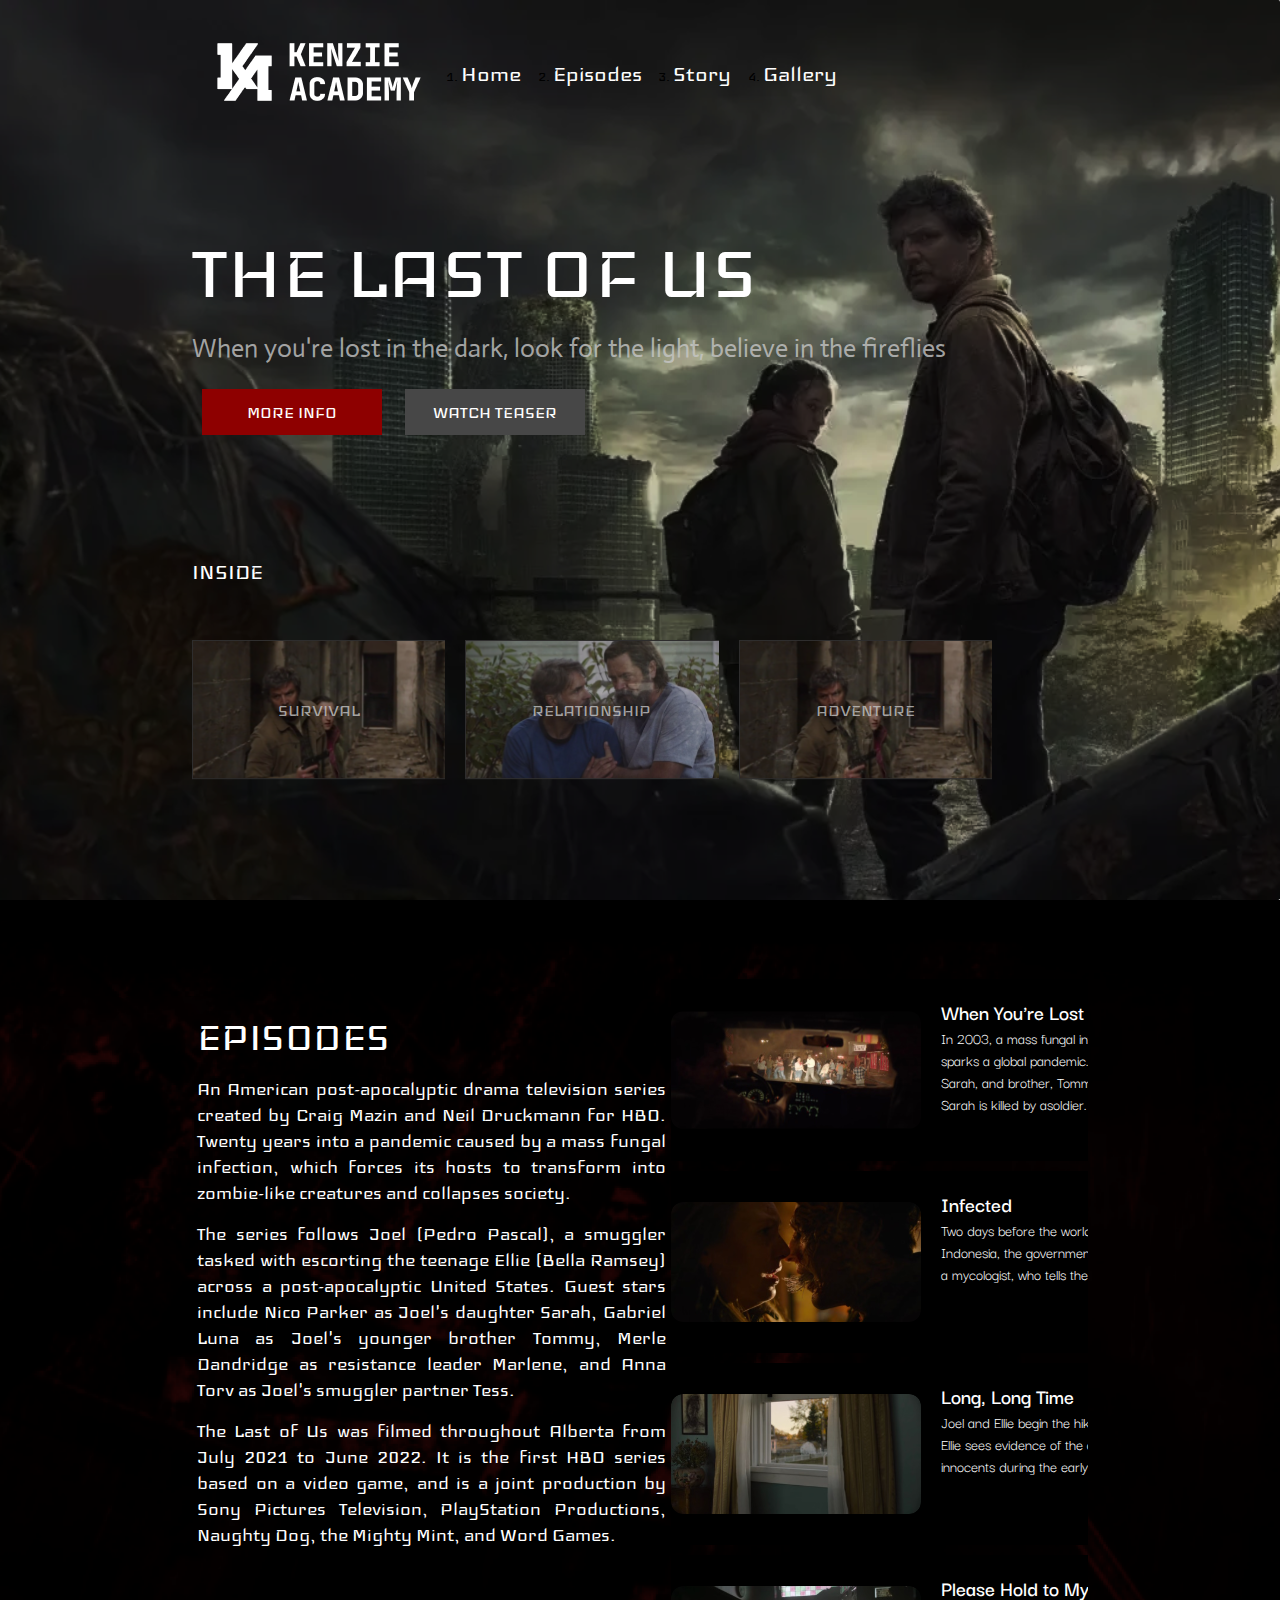
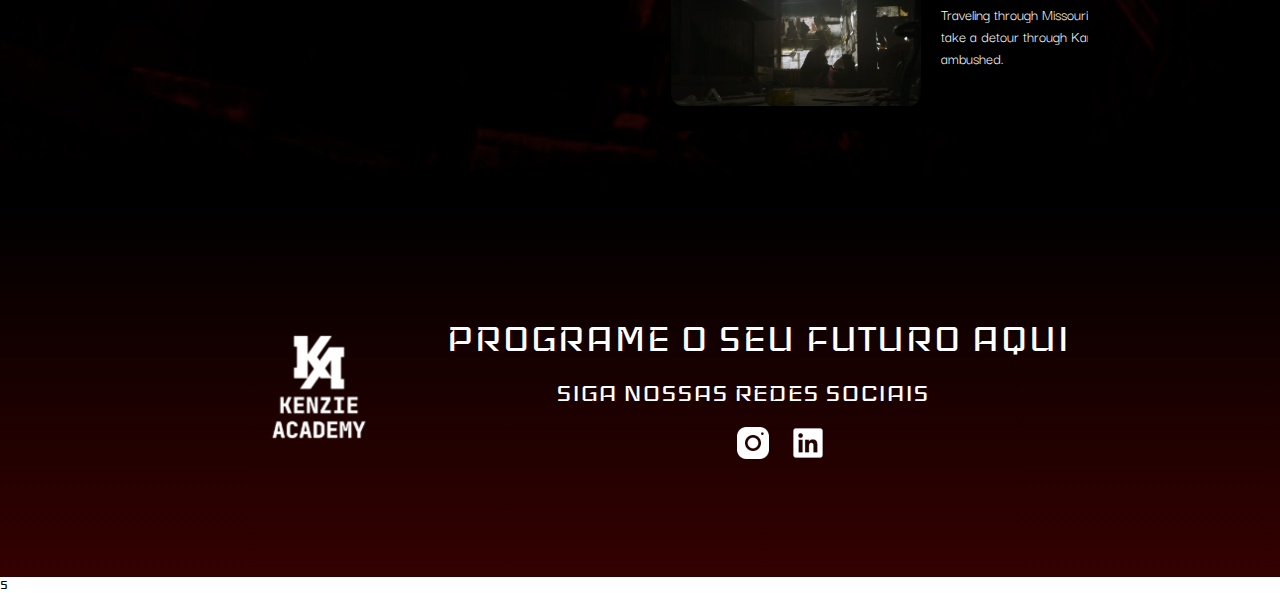
<file: index.html>
<!DOCTYPE html>
<html lang="pt-br">

<head>
    <meta charset="UTF-8">
    <meta http-equiv="X-UA-Compatible" content="IE=edge">
    <meta name="viewport" content="width=device-width, initial-scale=1.0">
    <title>Maratona Kenzie</title>
    <link rel="preconnect" href="https://fonts.googleapis.com">
    <link rel="preconnect" href="https://fonts.gstatic.com" crossorigin>
    <link href="https://fonts.googleapis.com/css2?family=Actor&family=Darker+Grotesque&family=Iceland&display=swap"
        rel="stylesheet">
    <link rel="stylesheet" href="./assets/styles/global.css">
    <link rel="stylesheet" href="./assets/styles/style.css">
</head>

<body>

    <div class="home"> <!-- Tela 1 -->
        <div class="container">
            <header class="flex">
                <figure><img src="./assets/images/KenzieAcademyLogo.png" alt=""></figure>
                <nav>
                    <ul class="flex">
                        <li><a href="http://">Home</a></li>
                        <li><a href="http://">Episodes</a></li>
                        <li><a href="http://">Story</a></li>
                        <li><a href="http://">Gallery</a></li>
                    </ul>
                </nav>
            </header>

            <main>
                <h1>THE LAST OF US</h1>
                <p>When you're lost in the dark, look for the light, believe in the fireflies</p>
                <div>
                    <button class="active">MORE INFO</button>
                    <button class="inactive">WATCH TEASER</button>
                </div>
                <section class="flex-column">
                    <h3>INSIDE</h3>
                    <ul class="flex gapVintePx">
                        <div id="survival">
                            <li>SURVIVAL</li>
                        </div>
                        <div id="relationship">
                            <li>RELATIONSHIP</li>
                        </div>
                        <div id="adventure">
                            <li>ADVENTURE</li>
                        </div>
                    </ul>
                </section>
            </main>
        </div>


    </div>

    <section class="episodes"> <!-- Tela 2 -->
        <div class="container flex">
            <section class="posts flex-column">
                <h2>EPISODES</h2>
                <p>An American post-apocalyptic drama television series created by Craig Mazin and Neil Druckmann for
                    HBO. Twenty years into a pandemic caused by a mass fungal infection, which forces its hosts to
                    transform into zombie-like creatures and collapses society.</p>
                <p>The series follows Joel (Pedro Pascal), a smuggler tasked with escorting the teenage Ellie (Bella
                    Ramsey) across a post-apocalyptic United States. Guest stars include Nico Parker as Joel's daughter
                    Sarah, Gabriel Luna as Joel's younger brother Tommy, Merle Dandridge as resistance leader Marlene,
                    and Anna Torv as Joel's smuggler partner Tess. </p>
                <p>The Last of Us was filmed throughout Alberta from July 2021 to June 2022. It is the first HBO series
                    based on a video game, and is a joint production by Sony Pictures Television, PlayStation
                    Productions, Naughty Dog, the Mighty Mint, and Word Games.</p>
            </section>
            <ol class="episodes-list">
                
            </ol>

        </div>
    </section>

    <footer> <!-- Tela 3-->
        <div class="container flex">
            <figure>
                <img src="./assets/images/KenzieAcademyWVertical 1.svg" alt="">
            </figure>
            <section class="flex-column">
                <h2>PROGRAME O SEU FUTURO AQUI</h2>
                <h3>SIGA NOSSAS REDES SOCIAIS</h3>
                <div class="footer-icons">
                    <img src="./assets/images/footer/InstagramIcon.png" alt="logo instagram">
                    <img src="./assets/images/footer/LinkedinIcon.png" alt="logo linkedin">
                </div>
            </section>
        </div>
    </footer>
    <script src="scripts/script.js" type="text/javascript"></script>
</body>

</html>
S
</file>
<file: assets/styles/global.css>
* {
    padding: 0;
    margin: 0;
    border: 0;
    box-sizing: border-box;
    list-style: nome;
    text-decoration: none;
}

:root {
    --color-primary: #ce3029;
    --color-secondary: #8e0000;
    --color-grey-1: #474747;
    --color-grey-2: #ffffff;
    --color-grey-3: #000000;
    --text-color-1: #c7c7c7cc;
}

body {
    font-family: "Iceland", sans-serif;
    width: 100vw;
    height: 100vh
}
</file>
<file: assets/styles/style.css>
/* Tela 1 */

.flex {
    display: flex;
    align-items: center;
    justify-content: space-between;
}

.flex-column {
    display: flex;
    flex-direction: column;
    gap: 15px;
}

.container {
    width: 70vw;
    margin: 0 auto;
    height: 100%;
}

.home {
    height: 900px;
    background-image: url(../images/background.svg);
    background-repeat: no-repeat;
    background-size: cover;
    background-position: top right;
}

figure>img {
    height: 144px;
    width: 254px;
}

nav {
    width: 70%;
}

nav>ul {
    width: 60%;
}

nav>ul>li>a {
    color: var(--color-grey-2);
    font-family: Iceland;
    font-size: 26px;
    font-weight: 400;
    line-height: 25px;
    text-align: left;
}

nav>ul>li>a:hover {
    font-weight: 600;
}

main {
    width: 80vw;
    margin: 80px auto;
    display: flex;
    flex-direction: column;
    gap: 15px;
}

main>p {
    font-family: Actor;
    font-size: 26px;
    font-weight: 400;
    line-height: 32px;
    text-align: left;
    color: var(--text-color-1);

}

h1 {
    width: 668px;
    font-family: Iceland;
    font-size: 92px;
    font-weight: 400;
    line-height: 89px;
    text-align: left;
    color: var(--color-grey-2);
}

button {
    height: 46px;
    width: 180px;
    left: 5002px;
    top: 23px;
    color: var(--color-grey-2);
    margin: 10px;
    font-family: Iceland;
    font-size: 20px;
    font-weight: 400;
    line-height: 19px;
    text-align: center;
    cursor: pointer;
}

.active {
    background-color: var(--color-secondary);
}

.active:hover {
    border: 2px solid var(--color-grey-1);
}

.inactive {
    background-color: var(--color-grey-1);
}

.inactive:hover {
    border: 2px solid var(--color-grey-2);
}

main>section {
    margin-top: 100px;
}

h3 {
    height: 65px;
    width: 336px;
    font-family: Iceland;
    font-size: 26px;
    font-weight: 400;
    line-height: 25px;
    text-align: left;
    color: var(--color-grey-2);
}

section>ul {
    width: 800px;
}

section>ul>li {
    height: 139px;
    width: 261px;
    background-image: url(../imgs/FF3P7D3VJ5DZ5FGALN2YYQU3ZM\ 1.png);
    background-repeat: no-repeat;
    background-size: cover;
    background-position: top right;
}

/* Tela 2 */

.episodes {
    height: 900px;
    background-image: url(../images/backgroundEpisodes.png);
    background-repeat: no-repeat;
    background-size: cover;
    background-position: top right;
}

.posts {
    height: 762px;
    width: 479px;
    margin-top: 80px;
    padding: 5px;
    text-align: justify;
}

.posts>p {
    color: var(--color-grey-2);
    font-family: Iceland;
    font-size: 22px;
    font-weight: 400;
    line-height: 26px;
}

.episodes-list {
    height: 762px;
    width: 671px;
    margin: 0 auto;
    overflow: auto;
}

.card {
    height: 182px;
    width: 650px;
    display: flex;
    align-items: center;
    margin: 10px auto;
    background-color: var(--color-grey-3);
}

.card>img {
    height: 120px;
    width: 250px;
    border-radius: 12px;
}

.card-text {
    width: 60%;
    height: 80%;
    margin: 20px;
}

.card-text>h4 {
    height: 30px;
    font-family: Darker Grotesque;
    font-size: 22px;
    font-weight: 600;
    line-height: 30px;
    text-align: left;
    color: var(--color-grey-2);
}

.card-text>p {
    height: 88px;
    width: 324px;
    left: 5690px;
    top: 639px;
    border-radius: nullpx;
    font-family: Darker Grotesque;
    font-size: 16px;
    font-weight: 400;
    line-height: 22px;
    text-align: left;
    color: var(--color-grey-2);
}

.episodes-list::-webkit-scrollbar {
    background-color: var(--color-secondary);
    border-radius: 20px;
    border: 3px solid black;
}

/* Tela 3*/

footer {
    height: 377px;
    background: linear-gradient(180deg, #000000 0%, #950202 289.06%);
}

footer>figure>img {
    height: 140px;
    width: 140px;
}

.container>section>h2 {
    width: 668px;
    height: 47px;
    left: 5446px;
    font-family: Iceland;
    font-weight: 400;
    font-size: 48px;
    line-height: 47px;
    text-align: left;
    color: var(--color-grey-2);
}

.container>section>h3 {
    height: 31px;
    width: 449px;
    font-family: Iceland;
    font-size: 32px;
    font-weight: 400;
    line-height: 31px;
    text-align: left;
    color: var(--color-grey-2);
    margin: 0 auto;

}

.footer-icons {
    display: flex;
    justify-content: center;
    align-items: center;
    gap: 15px;
}

.flex>div {
    height: 140px;
    width: 260px;
    display: flex;
    align-items: center;
    justify-content: center;
}

.flex>div>li {
    font-size: 20px;
    color: var(--text-color-1);
    list-style-type: none;
}

.gapVintePx {
    gap: 20px
}

#survival {
    background-image: url(../images/inside/adventure.svg);
}

#relationship {
    background-image: url(../images/inside/relationship.svg);
}

#adventure {
    background-image: url(../images/inside/adventure.svg);
}
</file>
